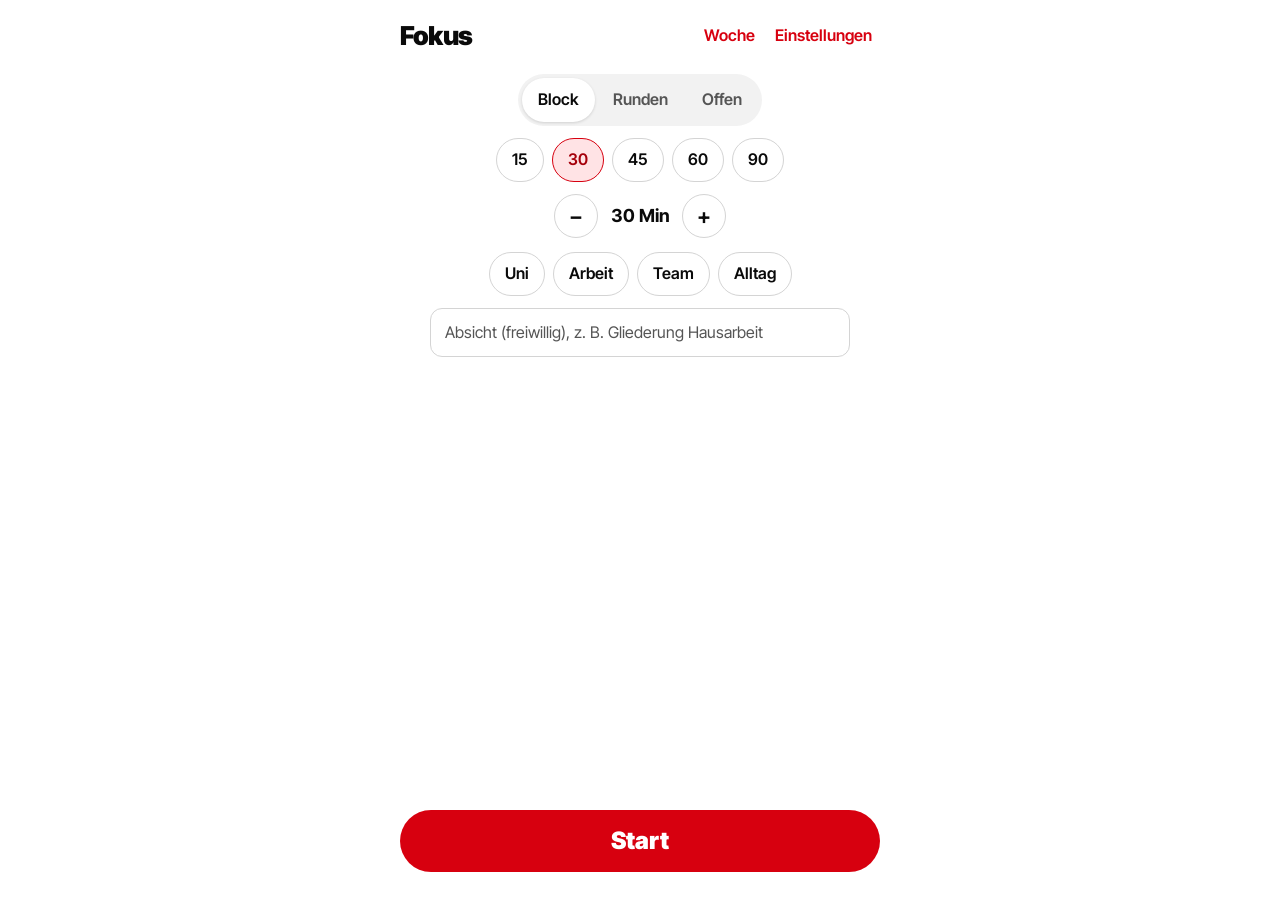
<file: fokus/index.html>
<!doctype html>
<html lang="de">
<head>
<meta charset="utf-8">
<meta name="viewport" content="width=device-width,initial-scale=1,viewport-fit=cover">
<title>Fokus</title>
<meta name="description" content="Fokus-Timer: Block, Runden oder offen. Läuft für sich, wird von Jarvis nur verlinkt.">
<meta name="theme-color" content="#F3F2EC" media="(prefers-color-scheme: light)">
<meta name="theme-color" content="#171716" media="(prefers-color-scheme: dark)">
<meta name="apple-mobile-web-app-capable" content="yes">
<meta name="mobile-web-app-capable" content="yes">
<meta name="apple-mobile-web-app-status-bar-style" content="default">
<meta name="apple-mobile-web-app-title" content="Fokus">
<link rel="manifest" href="manifest.webmanifest">
<link rel="apple-touch-icon" href="icons/icon-180.png">
<link rel="icon" href="icons/icon-192.png">
<link rel="preconnect" href="https://fonts.googleapis.com">
<link rel="preconnect" href="https://fonts.gstatic.com" crossorigin>
<link rel="stylesheet" href="https://fonts.googleapis.com/css2?family=DM+Sans:opsz,wght@9..40,400..700&family=Outfit:wght@500..700&family=Inter+Tight:wght@500;700;900&family=Plus+Jakarta+Sans:wght@400..800&display=swap">
<script>
/* Gleiches Design wie in Jarvis (Plakat, Smaragd Ruhig, Nur das Jetzt) und Hell/Dunkel wie auf diesem Gerät eingestellt.
   Beides liest der Timer aus dem Gerät (Jarvis merkt es sich dort); ohne Jarvis-Stand gilt Plakat und das Gerät. */
(function () { var h = document.documentElement, s = 'plakat', m = '';
  try { var c = JSON.parse(localStorage.getItem('jarvis.look') || 'null'); if (c && /^(plakat|smaragd|ruhe)$/.test(c.skin)) s = c.skin; m = localStorage.getItem('jarvis.mode') || ''; } catch (e) {}
  h.dataset.skin = s; if (m === 'light' || m === 'dark') h.dataset.mode = m; })();
</script>
<link rel="stylesheet" href="fokus.css">
</head>
<body>
<main id="app"></main>
<script src="engine.js"></script>
<script src="sound.js"></script>
<script src="sync.js"></script>
<script src="app.js"></script>
</body>
</html>
</file>
<file: fokus/fokus.css>
/* Fokus-Timer – Aussehen. Alle Farben, Schriften und Rundungen stehen oben als Bausteine,
   damit sie sich an einer Stelle austauschen lassen. Hell und dunkel folgen dem Gerät. */
:root{
  --bg:#F3F2EC;--card:#FFFFFF;--soft:#E6ECE6;--ln:#D3DCD4;--tx:#0F2A22;--mu:#4E6157;
  --ac:#0B5D47;--onac:#FFFFFF;--acs:#DDEEE5;--onacs:#0B4A39;
  --pause:#9A5B13;--pauses:#F6E7D2;--over:#A3361F;
  --font:"DM Sans",-apple-system,BlinkMacSystemFont,"Segoe UI",sans-serif;--disp:"Outfit","DM Sans",-apple-system,sans-serif;
  --r:14px;--rb:99px;--gap:14px;color-scheme:light}
@media (prefers-color-scheme:dark){:root{
  --bg:#171716;--card:#20201F;--soft:#2A2A28;--ln:#3A3A37;--tx:#F2F1EC;--mu:#B3B2AB;
  --ac:#7FD3A8;--onac:#0B2A1E;--acs:#24392F;--onacs:#A8E6C6;
  --pause:#F0B46A;--pauses:#3A2E1E;--over:#FF9B85;color-scheme:dark}}
*{box-sizing:border-box;-webkit-tap-highlight-color:transparent}
html,body{margin:0;background:var(--bg);color:var(--tx);font:16px/1.45 var(--font)}
body{min-height:100dvh;padding:calc(12px + env(safe-area-inset-top,0px)) max(16px,env(safe-area-inset-right,0px)) calc(20px + env(safe-area-inset-bottom,0px)) max(16px,env(safe-area-inset-left,0px))}
button,input{font:inherit;color:inherit}
button{cursor:pointer}
#app{max-width:480px;margin:0 auto;display:flex;flex-direction:column;gap:var(--gap);min-height:calc(100dvh - 40px)}
h1{font-family:var(--disp);font-size:26px;font-weight:600;margin:0;letter-spacing:.01em}
h2{font-size:16px;font-weight:700;margin:0 0 8px}
h2 small{font-weight:500;color:var(--mu)}
.top{display:flex;align-items:center;justify-content:space-between;gap:8px;min-height:48px}
.top nav{display:flex;gap:4px}
.link{border:0;background:transparent;color:var(--ac);font-weight:600;padding:10px 8px;min-height:44px;border-radius:10px}
.sub{font-size:14px;color:var(--mu);margin:0}
.lead{font-size:20px;font-weight:600;margin:0}
.hint{font-size:14px;color:var(--mu);margin:0;text-align:center}
.pick{display:flex;flex-direction:column;align-items:center;gap:12px}
.card{background:var(--card);border-radius:var(--r);padding:14px 16px;display:flex;flex-direction:column;gap:10px;box-shadow:0 1px 2px rgba(0,0,0,.05),0 4px 14px rgba(0,0,0,.04)}
.row{display:flex;gap:8px;align-items:center;flex-wrap:wrap}
.lab{font-size:15px;color:var(--mu)}
.seg{display:inline-flex;background:var(--soft);border-radius:var(--rb);padding:4px;gap:2px;max-width:100%}
.seg button{border:0;background:transparent;padding:9px 16px;border-radius:var(--rb);font-weight:600;color:var(--mu);min-height:44px}
.seg button[aria-pressed="true"]{background:var(--card);color:var(--tx);box-shadow:0 1px 3px rgba(0,0,0,.14)}
.chips{display:flex;flex-wrap:wrap;gap:8px;justify-content:center}
.chips button{border:1.5px solid var(--ln);background:var(--card);border-radius:var(--rb);padding:8px 15px;min-height:44px;min-width:48px;font-weight:600}
.chips button[aria-pressed="true"]{background:var(--acs);color:var(--onacs);border-color:var(--ac)}
.stepper{display:inline-flex;align-items:center;gap:6px}
.stepper button{width:44px;height:44px;border-radius:50%;border:1.5px solid var(--ln);background:var(--card);font-size:22px;font-weight:600;line-height:1}
.stepper b{min-width:72px;text-align:center;font-size:18px;font-variant-numeric:tabular-nums}
input:not([type]),input[type=text]{width:100%;font-size:16px;padding:12px 14px;border:1.5px solid var(--ln);border-radius:12px;background:var(--card)}
input::placeholder{color:var(--mu);opacity:1}
.intent{max-width:420px}
.go{width:100%;min-height:62px;border:0;border-radius:var(--rb);background:var(--ac);color:var(--onac);font-family:var(--disp);font-size:24px;font-weight:600;letter-spacing:.02em;margin-top:auto}
.go:active{transform:scale(.985)}
.btn{border:1.5px solid var(--ln);background:var(--card);border-radius:var(--rb);padding:10px 18px;min-height:46px;font-weight:600}
.btn.pri{background:var(--ac);color:var(--onac);border-color:var(--ac)}
.btn.warn{background:var(--acs);color:var(--onacs);border-color:var(--ac)}
.tog{display:flex;align-items:center;justify-content:space-between;gap:12px;min-height:48px}
.tog span{display:flex;flex-direction:column}
.tog small{font-size:13px;color:var(--mu)}
.tog input{appearance:none;-webkit-appearance:none;width:52px;height:32px;border-radius:99px;background:var(--ln);position:relative;flex:none;margin:0;transition:background .2s}
.tog input::after{content:"";position:absolute;top:3px;left:3px;width:26px;height:26px;border-radius:50%;background:#fff;box-shadow:0 1px 3px rgba(0,0,0,.25);transition:transform .2s}
.tog input:checked{background:var(--ac)}
.tog input:checked::after{transform:translateX(20px)}
.vol{display:flex;align-items:center;gap:12px;font-size:15px}
.vol input{flex:1;accent-color:var(--ac);min-height:44px}
.grid{display:grid;grid-template-columns:1fr auto;gap:6px 10px;align-items:center}
.notes,.list{list-style:none;margin:0;padding:0;display:flex;flex-direction:column;gap:6px}
.notes li,.list li{display:flex;justify-content:space-between;align-items:center;gap:8px;padding:8px 0;border-bottom:1px solid var(--ln);overflow-wrap:anywhere}
.notes li:last-child,.list li:last-child{border-bottom:0}
.x{border:0;background:transparent;color:var(--mu);width:44px;height:44px;border-radius:10px;flex:none;font-size:16px}
.q{margin:4px 0 0;font-weight:600}
.bars{display:flex;flex-direction:column;gap:10px}
.bar{display:grid;grid-template-columns:84px 1fr auto;gap:10px;align-items:center;font-size:15px}
.bar span{overflow:hidden;text-overflow:ellipsis;white-space:nowrap}
.bar i{display:block;height:14px;border-radius:7px;background:var(--ac)}
.bar b{font-variant-numeric:tabular-nums;font-weight:600}

/* Läuft: nur Uhr und Knöpfe */
.scr-run{justify-content:center}
.run{flex:1;display:flex;flex-direction:column;align-items:center;justify-content:center;gap:clamp(8px,2vh,16px);text-align:center}
.run .ph{margin:0;font-size:14px;font-weight:700;letter-spacing:.14em;text-transform:uppercase;color:var(--ac)}
.run.pause .ph{color:var(--pause)}
.run.over .ph{color:var(--over)}
.run.wait .ph{color:var(--mu)}
.disc{width:min(68vw,40vh,320px);height:auto;aspect-ratio:1;display:block}
.disc .rim{stroke:var(--ln)}
.disc .fill{fill:var(--ac);transition:r .9s linear}
.run.pause .disc .fill{fill:var(--pause)}
.run.over .disc .fill{fill:var(--over)}
.run .big{margin:0;font-family:var(--disp);font-size:clamp(46px,min(16vw,9vh),88px);font-weight:600;line-height:1;font-variant-numeric:tabular-nums;letter-spacing:-.01em}
.run.over .big{color:var(--over)}
.run.wait .big{font-size:30px}
.run .when{margin:0;font-size:14px;color:var(--mu);min-height:20px}
.run .intentv{margin:0;font-size:16px;color:var(--mu);max-width:100%;overflow-wrap:anywhere}
.dots{display:flex;gap:8px}
.dots i{width:10px;height:10px;border-radius:50%;border:1.5px solid var(--ac);display:block}
.dots i.on{background:var(--ac)}
.dots i.now{background:color-mix(in srgb,var(--ac) 45%,transparent)}
.ctl{display:flex;gap:8px;flex-wrap:wrap;justify-content:center;margin-top:8px}
.sheet{position:fixed;left:0;right:0;bottom:0;z-index:5;background:var(--card);border-radius:20px 20px 0 0;padding:18px max(16px,env(safe-area-inset-right,0px)) calc(18px + env(safe-area-inset-bottom,0px)) max(16px,env(safe-area-inset-left,0px));box-shadow:0 -8px 30px rgba(0,0,0,.18);display:flex;flex-direction:column;gap:10px;max-height:80dvh;overflow:auto}
.sheet form input{flex:1;min-width:0}

/* ===== Designs wie in Jarvis (12.11.2026). data-skin und data-mode setzt index.html aus dem, was Jarvis auf diesem Gerät gemerkt hat.
   Smaragd ist die Grundlage oben; hier nur, damit „Hell“/„Dunkel“ aus Jarvis auch gegen das Gerät gilt. ===== */
html[data-mode="light"]{--bg:#F3F2EC;--card:#FFFFFF;--soft:#E6ECE6;--ln:#D3DCD4;--tx:#0F2A22;--mu:#4E6157;--ac:#0B5D47;--onac:#FFFFFF;--acs:#DDEEE5;--onacs:#0B4A39;--pause:#9A5B13;--pauses:#F6E7D2;--over:#A3361F;color-scheme:light}
html[data-mode="dark"]{--bg:#171716;--card:#20201F;--soft:#2A2A28;--ln:#3A3A37;--tx:#F2F1EC;--mu:#B3B2AB;--ac:#7FD3A8;--onac:#0B2A1E;--acs:#24392F;--onacs:#A8E6C6;--pause:#F0B46A;--pauses:#3A2E1E;--over:#FF9B85;color-scheme:dark}
html[data-skin="plakat"]{--bg:#FFFFFF;--card:#FFFFFF;--soft:#F2F2F2;--ln:#D4D4D4;--tx:#0A0A0A;--mu:#555555;--ac:#D7000F;--onac:#FFFFFF;--acs:#FFE3E5;--onacs:#A5000B;--pause:#8A5A00;--pauses:#FFF1D6;--over:#A5000B;--font:"Inter Tight",-apple-system,BlinkMacSystemFont,sans-serif;--disp:"Inter Tight",-apple-system,sans-serif;--r:0px;--rb:999px;color-scheme:light}
@media (prefers-color-scheme:dark){html[data-skin="plakat"]:not([data-mode="light"]){--bg:#000000;--card:#101114;--soft:#1A1A1A;--ln:#3A3A3A;--tx:#F5F5F5;--mu:#B0B0B0;--ac:#FF4D57;--onac:#0A0A0A;--acs:#3A1416;--onacs:#FFB3B8;--pause:#F0B46A;--pauses:#3A2E1E;--over:#FF8A8F;color-scheme:dark}}
html[data-skin="plakat"][data-mode="dark"]{--bg:#000000;--card:#101114;--soft:#1A1A1A;--ln:#3A3A3A;--tx:#F5F5F5;--mu:#B0B0B0;--ac:#FF4D57;--onac:#0A0A0A;--acs:#3A1416;--onacs:#FFB3B8;--pause:#F0B46A;--pauses:#3A2E1E;--over:#FF8A8F;color-scheme:dark}
html[data-skin="ruhe"]{--bg:#EFEBE4;--card:#FFFFFF;--soft:#E6E0D6;--ln:#D9D1C5;--tx:#2B2622;--mu:#5F5850;--ac:#0E6E54;--onac:#FFFFFF;--acs:#DCEFE7;--onacs:#0A4F3D;--pause:#8F5A14;--pauses:#F4E6CF;--over:#A3361F;--font:"Plus Jakarta Sans",-apple-system,BlinkMacSystemFont,sans-serif;--disp:"Plus Jakarta Sans",-apple-system,sans-serif;--r:28px;--rb:999px;color-scheme:light}
@media (prefers-color-scheme:dark){html[data-skin="ruhe"]:not([data-mode="light"]){--bg:#1B1918;--card:#2A2725;--soft:#242120;--ln:#3A3633;--tx:#F1ECE6;--mu:#B5ACA2;--ac:#8FDCBF;--onac:#0A2E22;--acs:#1E3A30;--onacs:#8FDCBF;--pause:#F0B46A;--pauses:#3A2E1E;--over:#FF9B85;color-scheme:dark}}
html[data-skin="ruhe"][data-mode="dark"]{--bg:#1B1918;--card:#2A2725;--soft:#242120;--ln:#3A3633;--tx:#F1ECE6;--mu:#B5ACA2;--ac:#8FDCBF;--onac:#0A2E22;--acs:#1E3A30;--onacs:#8FDCBF;--pause:#F0B46A;--pauses:#3A2E1E;--over:#FF9B85;color-scheme:dark}
/* Plakat: fette Schrift, eckige Karten, runde Knöpfe (wie am Handy in Jarvis) */
html[data-skin="plakat"] .card{border:2px solid var(--tx);box-shadow:none}
html[data-skin="plakat"] h1{font-weight:900;letter-spacing:-.03em}
html[data-skin="plakat"] .run .big{font-weight:900;letter-spacing:-.04em}
html[data-skin="plakat"] .run .ph{font-weight:900}
html[data-skin="plakat"] .go{font-weight:900;letter-spacing:0}
html[data-skin="plakat"] .bar i{border-radius:0}
html[data-skin="ruhe"] .card{box-shadow:0 1px 2px rgba(43,38,34,.06),0 8px 24px rgba(43,38,34,.06)}
html[data-skin="ruhe"] .run .big{font-weight:800}
</file>
